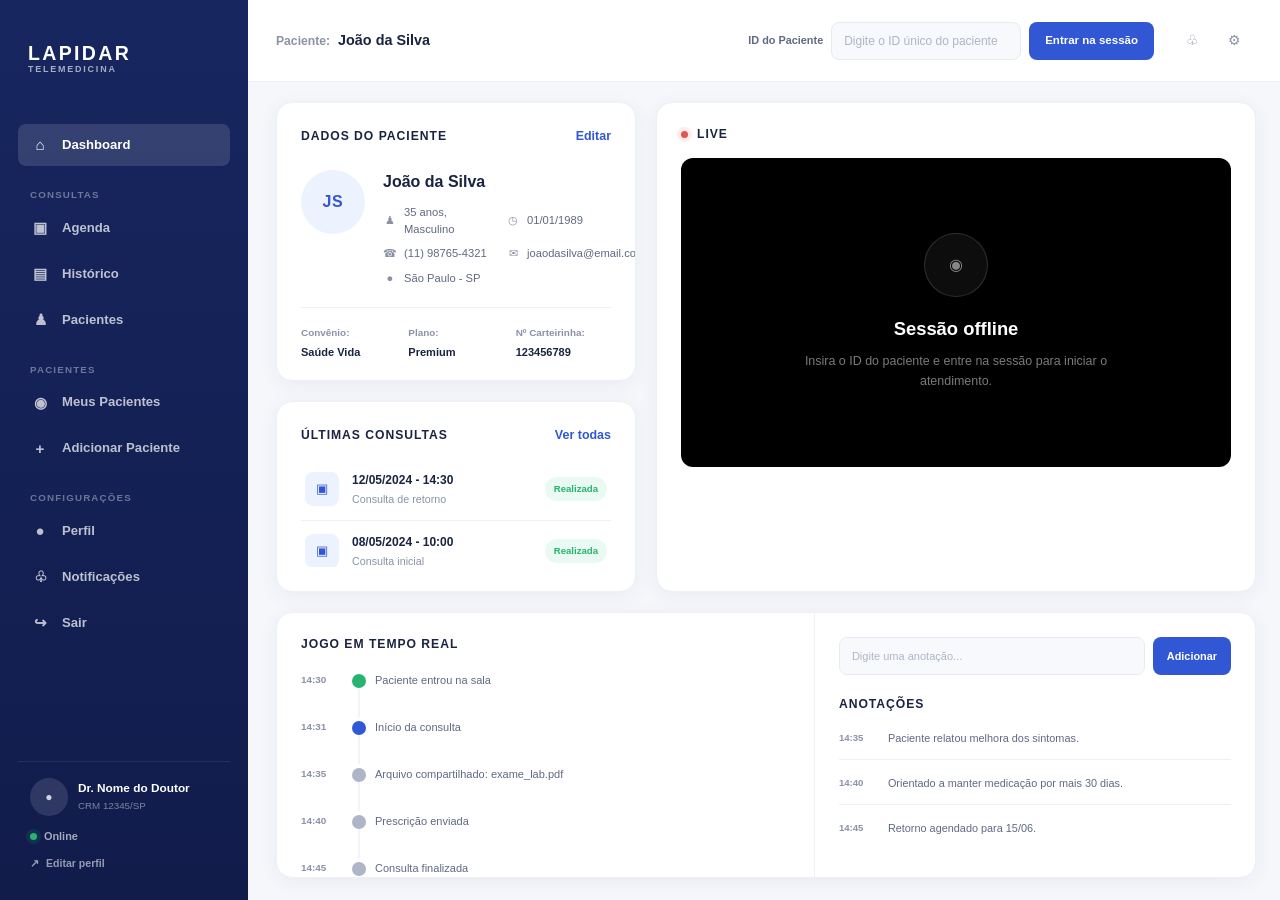
<file: lapidar/index.html>
<!DOCTYPE html>
<html lang="pt-BR">
<head>
    <meta charset="UTF-8">
    <meta name="viewport" content="width=device-width, initial-scale=1.0">

    <meta
        name="description"
        content="Lapidar Telemedicina, plataforma de atendimento e acompanhamento de consultas."
    >

    <title>Lapidar Telemedicina</title>

    <!--
        Folhas de estilo:
        reset.css: normalização dos estilos padrão do navegador
        variables.css: cores, espaçamentos, tipografia e variáveis globais
        global.css: estilos gerais
        layout.css: estrutura principal da aplicação
        arquivos específicos: estilos de cada seção
    -->
    <link rel="stylesheet" href="css/reset.css">
    <link rel="stylesheet" href="css/variables.css">
    <link rel="stylesheet" href="css/global.css">
    <link rel="stylesheet" href="css/layout.css">
    <link rel="stylesheet" href="css/sidebar.css">
    <link rel="stylesheet" href="css/header.css">
    <link rel="stylesheet" href="css/patient.css">
    <link rel="stylesheet" href="css/live.css">
    <link rel="stylesheet" href="css/consultations.css">
    <link rel="stylesheet" href="css/realtime.css">
    <link rel="stylesheet" href="css/profile.css">
</head>

<body>

    <div class="app">

        <!-- ==========================================================
             SIDEBAR
        =========================================================== -->
        <aside class="sidebar" id="sidebar">

            <div class="sidebar__content">

                <!-- Logo e identificação da plataforma -->
                <div class="sidebar__brand">

                    <!--
                        TODO: substituir "LAPIDAR" pelo nome definitivo da empresa.
                        O espaço da logo também poderá ser utilizado futuramente.
                    -->
                    <a
                        href="#"
                        class="brand"
                        aria-label="Lapidar Telemedicina"
                    >
                        <span class="brand__name">LAPIDAR</span>
                        <span class="brand__subtitle">TELEMEDICINA</span>
                    </a>

                </div>


                <!-- Navegação principal -->
                <nav
                    class="sidebar__navigation"
                    aria-label="Navegação principal"
                >

                    <!-- Dashboard -->
                    <div class="navigation__group">

                        <a
                            href="#"
                            class="navigation__item navigation__item--active"
                            aria-current="page"
                        >
                            <span
                                class="navigation__icon"
                                aria-hidden="true"
                            >
                                ⌂
                            </span>

                            <span class="navigation__label">
                                Dashboard
                            </span>
                        </a>

                    </div>


                    <!-- Consultas -->
                    <div class="navigation__group">

                        <span class="navigation__title">
                            CONSULTAS
                        </span>

                        <a href="#" class="navigation__item">

                            <span
                                class="navigation__icon"
                                aria-hidden="true"
                            >
                                ▣
                            </span>

                            <span class="navigation__label">
                                Agenda
                            </span>

                        </a>

                        <a href="#" class="navigation__item">

                            <span
                                class="navigation__icon"
                                aria-hidden="true"
                            >
                                ▤
                            </span>

                            <span class="navigation__label">
                                Histórico
                            </span>

                        </a>

                        <a href="#" class="navigation__item">

                            <span
                                class="navigation__icon"
                                aria-hidden="true"
                            >
                                ♟
                            </span>

                            <span class="navigation__label">
                                Pacientes
                            </span>

                        </a>

                    </div>


                    <!-- Pacientes -->
                    <div class="navigation__group">

                        <span class="navigation__title">
                            PACIENTES
                        </span>

                        <a href="#" class="navigation__item">

                            <span
                                class="navigation__icon"
                                aria-hidden="true"
                            >
                                ◉
                            </span>

                            <span class="navigation__label">
                                Meus Pacientes
                            </span>

                        </a>

                        <a href="#" class="navigation__item">

                            <span
                                class="navigation__icon"
                                aria-hidden="true"
                            >
                                +
                            </span>

                            <span class="navigation__label">
                                Adicionar Paciente
                            </span>

                        </a>

                    </div>


                    <!-- Configurações -->
                    <div class="navigation__group">

                        <span class="navigation__title">
                            CONFIGURAÇÕES
                        </span>

                        <a href="#" class="navigation__item">

                            <span
                                class="navigation__icon"
                                aria-hidden="true"
                            >
                                ●
                            </span>

                            <span class="navigation__label">
                                Perfil
                            </span>

                        </a>

                        <a href="#" class="navigation__item">

                            <span
                                class="navigation__icon"
                                aria-hidden="true"
                            >
                                ♧
                            </span>

                            <span class="navigation__label">
                                Notificações
                            </span>

                        </a>

                        <a href="#" class="navigation__item">

                            <span
                                class="navigation__icon"
                                aria-hidden="true"
                            >
                                ↪
                            </span>

                            <span class="navigation__label">
                                Sair
                            </span>

                        </a>

                    </div>

                </nav>


                <!-- Perfil do médico -->
                <section
                    class="doctor-profile"
                    aria-label="Perfil do médico"
                >

                    <div class="doctor-profile__main">

                        <!--
                            Avatar propositalmente sem imagem.
                            Futuramente poderá ser substituído por uma foto
                            ou imagem de perfil.
                        -->
                        <div
                            class="doctor-profile__avatar"
                            aria-label="Ícone do perfil do médico"
                        >
                            <span aria-hidden="true">
                                ●
                            </span>
                        </div>

                        <div class="doctor-profile__information">

                            <strong class="doctor-profile__name">
                                Dr. Nome do Doutor
                            </strong>

                            <span class="doctor-profile__crm">
                                CRM 12345/SP
                            </span>

                        </div>

                    </div>


                    <div class="doctor-profile__status">

                        <span
                            class="status-indicator status-indicator--online"
                            aria-hidden="true"
                        ></span>

                        <span>
                            Online
                        </span>

                    </div>


                    <button
                        type="button"
                        class="doctor-profile__edit"
                        aria-label="Editar perfil"
                    >

                        <span aria-hidden="true">
                            ↗
                        </span>

                        <span>
                            Editar perfil
                        </span>

                    </button>

                </section>

            </div>

        </aside>


        <!-- ==========================================================
             CONTEÚDO PRINCIPAL
        =========================================================== -->
        <main class="main">

            <!-- ======================================================
                 HEADER
            ======================================================= -->
            <header class="header">

                <!-- Paciente atual -->
                <div class="header__patient">

                    <span class="header__patient-label">
                        Paciente:
                    </span>

                    <strong
                        class="header__patient-name"
                        id="current-patient-name"
                    >
                        João da Silva
                    </strong>

                </div>


                <!-- Entrada da sessão por ID -->
                <form
                    class="session-form"
                    id="session-form"
                >

                    <label
                        for="patient-id"
                        class="session-form__label"
                    >
                        ID do Paciente
                    </label>

                    <input
                        type="text"
                        id="patient-id"
                        name="patient-id"
                        class="session-form__input"
                        placeholder="Digite o ID único do paciente"
                        inputmode="numeric"
                        autocomplete="off"
                    >

                    <button
                        type="submit"
                        class="session-form__button"
                    >
                        Entrar na sessão
                    </button>

                </form>


                <!-- Ações do header -->
                <div class="header__actions">

                    <button
                        type="button"
                        class="header__action"
                        aria-label="Notificações"
                    >
                        <span aria-hidden="true">
                            ♧
                        </span>
                    </button>

                    <button
                        type="button"
                        class="header__action"
                        aria-label="Configurações"
                    >
                        <span aria-hidden="true">
                            ⚙
                        </span>
                    </button>

                </div>

            </header>


            <!-- ======================================================
                 ÁREA DE CONTEÚDO
            ======================================================= -->
            <div class="dashboard">

                <!-- ==================================================
                     LINHA SUPERIOR
                =================================================== -->
                <div class="dashboard__top">

                    <!-- ==================================================
                         DADOS DO PACIENTE
                    =================================================== -->
                    <section
                        class="card patient-card"
                        aria-labelledby="patient-data-title"
                    >

                        <div class="card__header">

                            <h2
                                class="card__title"
                                id="patient-data-title"
                            >
                                DADOS DO PACIENTE
                            </h2>

                            <button
                                type="button"
                                class="card__action"
                            >
                                Editar
                            </button>

                        </div>


                        <div class="patient-card__body">

                            <!-- Avatar do paciente -->
                            <div
                                class="patient-card__avatar"
                                aria-label="Ícone do paciente"
                            >
                                <span class="patient-card__initials">
                                    JS
                                </span>
                            </div>


                            <!-- Informações pessoais -->
                            <div class="patient-card__information">

                                <h3 class="patient-card__name">
                                    João da Silva
                                </h3>

                                <ul class="patient-card__details">

                                    <li class="patient-card__detail">

                                        <span
                                            class="patient-card__detail-icon"
                                            aria-hidden="true"
                                        >
                                            ♟
                                        </span>

                                        <span>
                                            35 anos, Masculino
                                        </span>

                                    </li>


                                    <li class="patient-card__detail">

                                        <span
                                            class="patient-card__detail-icon"
                                            aria-hidden="true"
                                        >
                                            ◷
                                        </span>

                                        <span>
                                            01/01/1989
                                        </span>

                                    </li>


                                    <li class="patient-card__detail">

                                        <span
                                            class="patient-card__detail-icon"
                                            aria-hidden="true"
                                        >
                                            ☎
                                        </span>

                                        <span>
                                            (11) 98765-4321
                                        </span>

                                    </li>


                                    <li class="patient-card__detail">

                                        <span
                                            class="patient-card__detail-icon"
                                            aria-hidden="true"
                                        >
                                            ✉
                                        </span>

                                        <span>
                                            joaodasilva@email.com
                                        </span>

                                    </li>


                                    <li class="patient-card__detail">

                                        <span
                                            class="patient-card__detail-icon"
                                            aria-hidden="true"
                                        >
                                            ●
                                        </span>

                                        <span>
                                            São Paulo - SP
                                        </span>

                                    </li>

                                </ul>

                            </div>

                        </div>


                        <!-- Informações do convênio -->
                        <div class="patient-card__insurance">

                            <div class="patient-card__insurance-item">

                                <span class="patient-card__insurance-label">
                                    Convênio:
                                </span>

                                <strong class="patient-card__insurance-value">
                                    Saúde Vida
                                </strong>

                            </div>


                            <div class="patient-card__insurance-item">

                                <span class="patient-card__insurance-label">
                                    Plano:
                                </span>

                                <strong class="patient-card__insurance-value">
                                    Premium
                                </strong>

                            </div>


                            <div class="patient-card__insurance-item">

                                <span class="patient-card__insurance-label">
                                    Nº Carteirinha:
                                </span>

                                <strong class="patient-card__insurance-value">
                                    123456789
                                </strong>

                            </div>

                        </div>

                    </section>


                    <!-- ==================================================
                         ÁREA LIVE
                    =================================================== -->
                    <section
                        class="card live-card"
                        aria-labelledby="live-title"
                    >

                        <div class="card__header">

                            <div class="live-card__title-wrapper">

                                <span
                                    class="live-status"
                                    aria-hidden="true"
                                ></span>

                                <h2
                                    class="card__title"
                                    id="live-title"
                                >
                                    LIVE
                                </h2>

                            </div>

                        </div>


                        <!--
                            Área reservada para a futura transmissão.
                            Não existe vídeo ou imagem neste momento.
                        -->
                        <div
                            class="live-card__screen"
                            id="live-screen"
                            aria-label="Área de transmissão da consulta"
                        >

                            <div class="live-card__offline">

                                <div
                                    class="live-card__offline-icon"
                                    aria-hidden="true"
                                >
                                    ◉
                                </div>

                                <h3 class="live-card__offline-title">
                                    Sessão offline
                                </h3>

                                <p class="live-card__offline-description">
                                    Insira o ID do paciente e entre na sessão
                                    para iniciar o atendimento.
                                </p>

                            </div>

                        </div>

                    </section>

                </div>


                <!-- ==================================================
                     ÚLTIMAS CONSULTAS
                =================================================== -->
                <section
                    class="card consultations-card"
                    aria-labelledby="consultations-title"
                >

                    <div class="card__header">

                        <h2
                            class="card__title"
                            id="consultations-title"
                        >
                            ÚLTIMAS CONSULTAS
                        </h2>

                        <button
                            type="button"
                            class="card__action"
                        >
                            Ver todas
                        </button>

                    </div>


                    <div class="consultations-list">

                        <!-- Consulta 1 -->
                        <article class="consultation-item">

                            <div
                                class="consultation-item__icon"
                                aria-hidden="true"
                            >
                                ▣
                            </div>

                            <div class="consultation-item__content">

                                <strong class="consultation-item__date">
                                    12/05/2024 - 14:30
                                </strong>

                                <span class="consultation-item__type">
                                    Consulta de retorno
                                </span>

                            </div>

                            <span class="consultation-item__status">
                                Realizada
                            </span>

                        </article>


                        <!-- Consulta 2 -->
                        <article class="consultation-item">

                            <div
                                class="consultation-item__icon"
                                aria-hidden="true"
                            >
                                ▣
                            </div>

                            <div class="consultation-item__content">

                                <strong class="consultation-item__date">
                                    08/05/2024 - 10:00
                                </strong>

                                <span class="consultation-item__type">
                                    Consulta inicial
                                </span>

                            </div>

                            <span class="consultation-item__status">
                                Realizada
                            </span>

                        </article>


                        <!-- Consulta 3 -->
                        <article class="consultation-item">

                            <div
                                class="consultation-item__icon"
                                aria-hidden="true"
                            >
                                ▣
                            </div>

                            <div class="consultation-item__content">

                                <strong class="consultation-item__date">
                                    01/05/2024 - 16:45
                                </strong>

                                <span class="consultation-item__type">
                                    Consulta de retorno
                                </span>

                            </div>

                            <span class="consultation-item__status">
                                Realizada
                            </span>

                        </article>

                    </div>

                </section>


                <!-- ==================================================
                     JOGO EM TEMPO REAL E ANOTAÇÕES
                =================================================== -->
                <section class="card consultation-monitor">

                    <!-- ==================================================
                         JOGO EM TEMPO REAL
                    =================================================== -->
                    <div
                        class="realtime-panel"
                        aria-labelledby="realtime-title"
                    >

                        <div class="realtime-panel__header">

                            <h2
                                class="card__title"
                                id="realtime-title"
                            >
                                JOGO EM TEMPO REAL
                            </h2>

                        </div>


                        <div class="realtime-timeline">

                            <!-- Evento 1 -->
                            <div class="timeline-item">

                                <time
                                    class="timeline-item__time"
                                    datetime="14:30"
                                >
                                    14:30
                                </time>

                                <span
                                    class="timeline-item__marker timeline-item__marker--success"
                                    aria-hidden="true"
                                ></span>

                                <div class="timeline-item__content">

                                    <span>
                                        Paciente entrou na sala
                                    </span>

                                </div>

                            </div>


                            <!-- Evento 2 -->
                            <div class="timeline-item">

                                <time
                                    class="timeline-item__time"
                                    datetime="14:31"
                                >
                                    14:31
                                </time>

                                <span
                                    class="timeline-item__marker timeline-item__marker--primary"
                                    aria-hidden="true"
                                ></span>

                                <div class="timeline-item__content">

                                    <span>
                                        Início da consulta
                                    </span>

                                </div>

                            </div>


                            <!-- Evento 3 -->
                            <div class="timeline-item">

                                <time
                                    class="timeline-item__time"
                                    datetime="14:35"
                                >
                                    14:35
                                </time>

                                <span
                                    class="timeline-item__icon"
                                    aria-hidden="true"
                                >
                                    ↗
                                </span>

                                <div class="timeline-item__content">

                                    <span>
                                        Arquivo compartilhado:
                                        <strong>
                                            exame_lab.pdf
                                        </strong>
                                    </span>

                                    <button
                                        type="button"
                                        class="timeline-item__download"
                                        aria-label="Baixar exame_lab.pdf"
                                    >
                                        ↓
                                    </button>

                                </div>

                            </div>


                            <!-- Evento 4 -->
                            <div class="timeline-item">

                                <time
                                    class="timeline-item__time"
                                    datetime="14:40"
                                >
                                    14:40
                                </time>

                                <span
                                    class="timeline-item__icon"
                                    aria-hidden="true"
                                >
                                    ◇
                                </span>

                                <div class="timeline-item__content">

                                    <span>
                                        Prescrição enviada
                                    </span>

                                </div>

                            </div>


                            <!-- Evento 5 -->
                            <div class="timeline-item">

                                <time
                                    class="timeline-item__time"
                                    datetime="14:45"
                                >
                                    14:45
                                </time>

                                <span
                                    class="timeline-item__icon"
                                    aria-hidden="true"
                                >
                                    ⚑
                                </span>

                                <div class="timeline-item__content">

                                    <span>
                                        Consulta finalizada
                                    </span>

                                </div>

                            </div>

                        </div>

                    </div>


                    <!-- ==================================================
                         ANOTAÇÕES
                    =================================================== -->
                    <div
                        class="notes-panel"
                        aria-labelledby="notes-title"
                    >

                        <div class="notes-panel__form">

                            <label
                                for="note-input"
                                class="sr-only"
                            >
                                Nova anotação
                            </label>

                            <input
                                type="text"
                                id="note-input"
                                name="note"
                                class="notes-panel__input"
                                placeholder="Digite uma anotação..."
                                autocomplete="off"
                            >

                            <button
                                type="button"
                                class="notes-panel__button"
                            >
                                Adicionar
                            </button>

                        </div>


                        <div class="notes-panel__content">

                            <h2
                                class="card__title"
                                id="notes-title"
                            >
                                ANOTAÇÕES
                            </h2>


                            <div class="notes-list">

                                <!-- Anotação 1 -->
                                <article class="note-item">

                                    <time
                                        class="note-item__time"
                                        datetime="14:35"
                                    >
                                        14:35
                                    </time>

                                    <p class="note-item__text">
                                        Paciente relatou melhora dos sintomas.
                                    </p>

                                </article>


                                <!-- Anotação 2 -->
                                <article class="note-item">

                                    <time
                                        class="note-item__time"
                                        datetime="14:40"
                                    >
                                        14:40
                                    </time>

                                    <p class="note-item__text">
                                        Orientado a manter medicação por mais
                                        30 dias.
                                    </p>

                                </article>


                                <!-- Anotação 3 -->
                                <article class="note-item">

                                    <time
                                        class="note-item__time"
                                        datetime="14:45"
                                    >
                                        14:45
                                    </time>

                                    <p class="note-item__text">
                                        Retorno agendado para 15/06.
                                    </p>

                                </article>

                            </div>

                        </div>

                    </div>

                </section>

            </div>

        </main>

    </div>


    <!--
        JavaScript principal.

        Os demais módulos poderão ser importados pelo main.js,
        mantendo a lógica organizada em arquivos separados.
    -->
    <script
        type="module"
        src="js/main.js"
    ></script>

</body>
</html>
</file>
<file: lapidar/css/variables.css>
/* ==========================================================
   VARIÁVEIS
========================================================== */

:root {
    /* Cores principais */
    --color-primary: #3157d5;
    --color-primary-dark: #2445b2;
    --color-primary-light: #edf2ff;

    --color-secondary: #6979d8;

    /* Cores de estado */
    --color-success: #27b46e;
    --color-success-light: #eaf9f1;

    --color-danger: #e55353;
    --color-warning: #f3a847;

    /* Fundo */
    --color-background: #f5f7fb;
    --color-surface: #ffffff;
    --color-surface-soft: #f8f9fc;

    /* Sidebar */
    --color-sidebar: #17265f;
    --color-sidebar-dark: #111c4b;
    --color-sidebar-hover: rgba(255, 255, 255, 0.08);
    --color-sidebar-active: rgba(255, 255, 255, 0.13);

    /* Tipografia */
    --color-text: #1a2440;
    --color-text-secondary: #5f6982;
    --color-text-muted: #8a92a6;
    --color-text-light: #aeb5c7;

    /* Bordas */
    --color-border: #e7eaf2;
    --color-border-light: #eef0f5;

    /* Sombras */
    --shadow-card: 0 4px 20px rgba(29, 47, 93, 0.06);
    --shadow-hover: 0 8px 28px rgba(29, 47, 93, 0.1);

    /* Border radius */
    --radius-xs: 6px;
    --radius-sm: 8px;
    --radius-md: 12px;
    --radius-lg: 16px;
    --radius-xl: 20px;

    /* Espaçamentos */
    --space-1: 4px;
    --space-2: 8px;
    --space-3: 12px;
    --space-4: 16px;
    --space-5: 20px;
    --space-6: 24px;
    --space-7: 28px;
    --space-8: 32px;

    /* Layout */
    --sidebar-width: 248px;
    --header-height: 82px;

    /* Transições */
    --transition-fast: 150ms ease;
    --transition-normal: 220ms ease;
}
</file>
<file: lapidar/css/global.css>
/* ==========================================================
   GLOBAL
========================================================== */

html,
body {
    width: 100%;
    height: 100%;
    overflow: hidden;
}

body {
    background-color: var(--color-background);
    color: var(--color-text);
    font-family:
        Inter,
        -apple-system,
        BlinkMacSystemFont,
        "Segoe UI",
        Roboto,
        Helvetica,
        Arial,
        sans-serif;
    line-height: 1.5;
    -webkit-font-smoothing: antialiased;
}

body,
button,
input {
    color: var(--color-text);
}

button {
    background: none;
}

button:focus-visible,
a:focus-visible,
input:focus-visible {
    outline: 3px solid rgba(49, 87, 213, 0.2);
    outline-offset: 2px;
}

input::placeholder {
    color: var(--color-text-light);
}

.sr-only {
    position: absolute;
    width: 1px;
    height: 1px;
    padding: 0;
    margin: -1px;
    overflow: hidden;
    clip: rect(0, 0, 0, 0);
    white-space: nowrap;
    border: 0;
}

.card {
    background-color: var(--color-surface);
    border: 1px solid var(--color-border-light);
    border-radius: var(--radius-lg);
    box-shadow: var(--shadow-card);
}

.card__header {
    display: flex;
    align-items: center;
    justify-content: space-between;
    gap: var(--space-4);
    margin-bottom: var(--space-6);
}

.card__title {
    color: var(--color-text);
    font-size: 0.76rem;
    font-weight: 800;
    letter-spacing: 0.08em;
    line-height: 1.2;
    text-transform: uppercase;
}

.card__action {
    color: var(--color-primary);
    font-size: 0.78rem;
    font-weight: 700;
    transition: color var(--transition-fast);
}

.card__action:hover {
    color: var(--color-primary-dark);
}
</file>
<file: lapidar/css/layout.css>
/* ==========================================================
   LAYOUT
========================================================== */

.app {
    display: flex;
    width: 100%;
    height: 100vh;
    min-height: 100vh;
    overflow: hidden;
}

.sidebar {
    position: fixed;
    top: 0;
    left: 0;
    z-index: 20;
    display: flex;
    width: var(--sidebar-width);
    height: 100vh;
    min-height: 100vh;
    background:
        linear-gradient(
            180deg,
            var(--color-sidebar) 0%,
            var(--color-sidebar-dark) 100%
        );
    color: #ffffff;
}

.sidebar__content {
    display: flex;
    flex-direction: column;
    width: 100%;
    height: 100vh;
    min-height: 0;
    padding: 30px 18px 18px;
}

.main {
    display: flex;
    flex: 1;
    flex-direction: column;
    width: calc(100% - var(--sidebar-width));
    min-width: 0;
    height: 100vh;
    min-height: 0;
    margin-left: var(--sidebar-width);
    overflow: hidden;
}

.dashboard {
    display: grid;
    grid-template-columns:
        minmax(360px, 0.92fr)
        minmax(600px, 1.75fr);
    grid-template-rows:
        minmax(0, 1.05fr)
        minmax(0, 0.72fr)
        minmax(0, 1fr);
    grid-template-areas:
        "patient live"
        "consultations live"
        "monitor monitor";
    gap: 20px;
    height: calc(100vh - var(--header-height));
    min-height: 0;
    padding: 20px 28px 22px;
    overflow: hidden;
}

.dashboard__top {
    display: contents;
}

.dashboard__top > * {
    min-height: 0;
}

.patient-card {
    grid-area: patient;
    min-width: 0;
    min-height: 0;
    overflow: hidden;
}

.live-card {
    grid-area: live;
    min-width: 0;
    min-height: 0;
    overflow: hidden;
}

.consultations-card {
    display: flex;
    grid-area: consultations;
    min-width: 0;
    min-height: 0;
    flex-direction: column;
    overflow: hidden;
}

.consultations-card .consultations-list {
    flex: 1;
    min-height: 0;
    overflow: hidden;
}

.consultation-monitor {
    display: grid;
    grid-area: monitor;
    grid-template-columns:
        minmax(0, 1.1fr)
        minmax(350px, 0.9fr);
    gap: 0;
    min-width: 0;
    min-height: 0;
    overflow: hidden;
}

.consultation-monitor > * {
    min-width: 0;
    min-height: 0;
    overflow: hidden;
}

.realtime-panel,
.notes-panel {
    min-width: 0;
    min-height: 0;
    overflow: hidden;
}

/* ==========================================================
   DESKTOP
========================================================== */

@media (min-width: 1201px) {
    .dashboard {
        grid-template-rows:
            minmax(0, 1.05fr)
            minmax(0, 0.72fr)
            minmax(0, 1fr);
    }
}

/* ==========================================================
   TABLETS
========================================================== */

@media (max-width: 1200px) {
    .dashboard {
        display: grid;
        grid-template-columns: 1fr;
        grid-template-rows: auto;
        grid-template-areas:
            "patient"
            "live"
            "consultations"
            "monitor";
        height: auto;
        min-height: calc(100vh - var(--header-height));
        overflow: visible;
    }

    .dashboard__top {
        display: contents;
    }

    .live-card__screen {
        min-height: 300px;
    }

    .main {
        height: auto;
        min-height: 100vh;
        overflow: visible;
    }

    .app {
        min-height: 100vh;
        height: auto;
        overflow: visible;
    }
}

/* ==========================================================
   SMALL SCREENS
========================================================== */

@media (max-width: 900px) {
    :root {
        --sidebar-width: 76px;
    }

    .sidebar__content {
        padding: 24px 10px 16px;
    }

    .brand__name,
    .brand__subtitle,
    .navigation__title,
    .navigation__label,
    .doctor-profile__information,
    .doctor-profile__status,
    .doctor-profile__edit span:last-child {
        display: none;
    }

    .sidebar__brand {
        justify-content: center;
    }

    .brand {
        justify-content: center;
    }

    .navigation__item {
        justify-content: center;
    }

    .doctor-profile {
        align-items: center;
    }

    .main {
        margin-left: var(--sidebar-width);
    }
}

/* ==========================================================
   MOBILE
========================================================== */

@media (max-width: 680px) {
    html,
    body {
        overflow: auto;
    }

    :root {
        --sidebar-width: 0px;
    }

    .sidebar {
        display: none;
    }

    .main {
        width: 100%;
        margin-left: 0;
    }

    .dashboard {
        grid-template-columns: 1fr;
        grid-template-areas:
            "patient"
            "live"
            "consultations"
            "monitor";
        padding: 16px;
    }

    .consultation-monitor {
        grid-template-columns: 1fr;
    }
}
</file>
<file: lapidar/css/sidebar.css>
/* ==========================================================
   SIDEBAR
========================================================== */

.sidebar__brand {
    display: flex;
    align-items: center;
    min-height: 58px;
    margin-bottom: 36px;
    padding: 0 10px;
}

.brand {
    display: flex;
    flex-direction: column;
    gap: 2px;
}

.brand__name {
    color: #ffffff;
    font-size: 1.22rem;
    font-weight: 800;
    letter-spacing: 0.12em;
    line-height: 1;
}

.brand__subtitle {
    color: rgba(255, 255, 255, 0.62);
    font-size: 0.56rem;
    font-weight: 700;
    letter-spacing: 0.2em;
    line-height: 1;
}

.sidebar__navigation {
    display: flex;
    flex-direction: column;
    gap: 22px;
}

.navigation__group {
    display: flex;
    flex-direction: column;
    gap: 4px;
}

.navigation__title {
    padding: 0 12px;
    color: rgba(255, 255, 255, 0.38);
    font-size: 0.61rem;
    font-weight: 800;
    letter-spacing: 0.12em;
}

.navigation__item {
    display: flex;
    align-items: center;
    gap: 12px;
    min-height: 42px;
    padding: 0 12px;
    border-radius: var(--radius-sm);
    color: rgba(255, 255, 255, 0.72);
    font-size: 0.82rem;
    font-weight: 600;
    transition:
        background-color var(--transition-fast),
        color var(--transition-fast);
}

.navigation__item:hover {
    background-color: var(--color-sidebar-hover);
    color: #ffffff;
}

.navigation__item--active {
    background-color: var(--color-sidebar-active);
    color: #ffffff;
}

.navigation__icon {
    display: inline-flex;
    align-items: center;
    justify-content: center;
    width: 20px;
    min-width: 20px;
    color: currentColor;
    font-size: 0.95rem;
    line-height: 1;
}

.doctor-profile {
    display: flex;
    flex-direction: column;
    gap: 12px;
    margin-top: auto;
    padding: 16px 12px 10px;
    border-top: 1px solid rgba(255, 255, 255, 0.08);
}

.doctor-profile__main {
    display: flex;
    align-items: center;
    gap: 10px;
}

.doctor-profile__avatar {
    display: flex;
    align-items: center;
    justify-content: center;
    width: 38px;
    height: 38px;
    min-width: 38px;
    overflow: hidden;
    border-radius: 50%;
    background-color: rgba(255, 255, 255, 0.12);
    color: rgba(255, 255, 255, 0.78);
    font-size: 0.76rem;
}

.doctor-profile__information {
    display: flex;
    min-width: 0;
    flex-direction: column;
    gap: 1px;
}

.doctor-profile__name {
    overflow: hidden;
    color: #ffffff;
    font-size: 0.74rem;
    font-weight: 700;
    text-overflow: ellipsis;
    white-space: nowrap;
}

.doctor-profile__crm {
    color: rgba(255, 255, 255, 0.46);
    font-size: 0.61rem;
}

.doctor-profile__status {
    display: flex;
    align-items: center;
    gap: 7px;
    color: rgba(255, 255, 255, 0.62);
    font-size: 0.68rem;
    font-weight: 600;
}

.status-indicator {
    display: inline-block;
    width: 7px;
    height: 7px;
    border-radius: 50%;
}

.status-indicator--online {
    background-color: var(--color-success);
    box-shadow: 0 0 0 4px rgba(39, 180, 110, 0.12);
}

.doctor-profile__edit {
    display: flex;
    align-items: center;
    gap: 7px;
    color: rgba(255, 255, 255, 0.56);
    font-size: 0.66rem;
    font-weight: 600;
    transition: color var(--transition-fast);
}

.doctor-profile__edit:hover {
    color: #ffffff;
}
</file>
<file: lapidar/css/header.css>
/* ==========================================================
   HEADER
========================================================== */

.header {
    display: grid;
    grid-template-columns: minmax(160px, 1fr) auto auto;
    align-items: center;
    flex-shrink: 0;
    gap: 20px;
    width: 100%;
    min-height: var(--header-height);
    height: var(--header-height);
    padding: 0 28px;
    background-color: var(--color-surface);
    border-bottom: 1px solid var(--color-border-light);
}

.header__patient {
    display: flex;
    align-items: baseline;
    gap: 8px;
    min-width: 0;
}

.header__patient-label {
    color: var(--color-text-muted);
    font-size: 0.76rem;
    font-weight: 600;
}

.header__patient-name {
    overflow: hidden;
    color: var(--color-text);
    font-size: 0.9rem;
    font-weight: 700;
    text-overflow: ellipsis;
    white-space: nowrap;
}

.session-form {
    display: flex;
    align-items: center;
    gap: 8px;
}

.session-form__label {
    color: var(--color-text-secondary);
    font-size: 0.68rem;
    font-weight: 700;
    white-space: nowrap;
}

.session-form__input {
    width: 190px;
    height: 38px;
    padding: 0 12px;
    background-color: var(--color-surface-soft);
    border: 1px solid var(--color-border);
    border-radius: var(--radius-sm);
    color: var(--color-text);
    font-size: 0.75rem;
    transition:
        border-color var(--transition-fast),
        box-shadow var(--transition-fast);
}

.session-form__input:hover {
    border-color: #d4d9e6;
}

.session-form__input:focus {
    border-color: var(--color-primary);
    box-shadow: 0 0 0 3px rgba(49, 87, 213, 0.1);
    outline: none;
}

.session-form__button {
    display: inline-flex;
    align-items: center;
    justify-content: center;
    height: 38px;
    padding: 0 16px;
    background-color: var(--color-primary);
    border-radius: var(--radius-sm);
    color: #ffffff;
    font-size: 0.72rem;
    font-weight: 700;
    white-space: nowrap;
    transition:
        background-color var(--transition-fast),
        transform var(--transition-fast);
}

.session-form__button:hover {
    background-color: var(--color-primary-dark);
}

.session-form__button:active {
    transform: translateY(1px);
}

.header__actions {
    display: flex;
    align-items: center;
    gap: 6px;
}

.header__action {
    display: flex;
    align-items: center;
    justify-content: center;
    width: 36px;
    height: 36px;
    border-radius: 50%;
    color: var(--color-text-muted);
    font-size: 0.9rem;
    transition:
        background-color var(--transition-fast),
        color var(--transition-fast);
}

.header__action:hover {
    background-color: var(--color-primary-light);
    color: var(--color-primary);
}

@media (max-width: 1100px) {
    .header {
        grid-template-columns: 1fr auto;
        padding: 0 20px;
    }

    .header__patient {
        display: none;
    }

    .session-form {
        justify-self: end;
    }
}

@media (max-width: 680px) {
    .header {
        display: flex;
        min-height: auto;
        flex-wrap: wrap;
        gap: 12px;
        padding: 14px 16px;
    }

    .session-form {
        display: grid;
        width: 100%;
        grid-template-columns: 1fr auto;
    }

    .session-form__label {
        grid-column: 1 / -1;
    }

    .session-form__input {
        width: 100%;
    }

    .session-form__button {
        padding: 0 12px;
    }
}
</file>
<file: lapidar/css/patient.css>
/* ==========================================================
   PACIENTE
========================================================== */

.patient-card {
    min-width: 0;
    padding: 24px;
}

.patient-card__body {
    display: flex;
    gap: 18px;
    min-width: 0;
}

.patient-card__avatar {
    display: flex;
    align-items: center;
    justify-content: center;
    width: 64px;
    height: 64px;
    min-width: 64px;
    border-radius: 50%;
    background-color: var(--color-primary-light);
    color: var(--color-primary);
}

.patient-card__initials {
    font-size: 1rem;
    font-weight: 800;
    letter-spacing: 0.04em;
}

.patient-card__information {
    min-width: 0;
}

.patient-card__name {
    margin-bottom: 10px;
    color: var(--color-text);
    font-size: 1rem;
    font-weight: 750;
}

.patient-card__details {
    display: grid;
    grid-template-columns: repeat(2, minmax(0, 1fr));
    gap: 8px 18px;
}

.patient-card__detail {
    display: flex;
    align-items: center;
    gap: 7px;
    min-width: 0;
    color: var(--color-text-secondary);
    font-size: 0.7rem;
}

.patient-card__detail-icon {
    display: inline-flex;
    align-items: center;
    justify-content: center;
    width: 14px;
    min-width: 14px;
    color: var(--color-text-muted);
}

.patient-card__insurance {
    display: grid;
    grid-template-columns: repeat(3, 1fr);
    gap: 12px;
    margin-top: 20px;
    padding-top: 18px;
    border-top: 1px solid var(--color-border-light);
}

.patient-card__insurance-item {
    display: flex;
    flex-direction: column;
    gap: 3px;
    min-width: 0;
}

.patient-card__insurance-label {
    color: var(--color-text-muted);
    font-size: 0.62rem;
    font-weight: 600;
}

.patient-card__insurance-value {
    overflow: hidden;
    color: var(--color-text);
    font-size: 0.69rem;
    font-weight: 700;
    text-overflow: ellipsis;
    white-space: nowrap;
}

@media (max-width: 620px) {
    .patient-card__body {
        flex-direction: column;
        align-items: flex-start;
    }

    .patient-card__details {
        grid-template-columns: 1fr;
    }

    .patient-card__insurance {
        grid-template-columns: 1fr;
    }
}
</file>
<file: lapidar/css/live.css>
/* ==========================================================
   LIVE
========================================================== */

.live-card {
    display: flex;
    min-width: 0;
    min-height: 0;
    flex-direction: column;
    padding: 24px;
    overflow: hidden;
}

.live-card .card__header {
    flex-shrink: 0;
    margin-bottom: 16px;
}

.live-card__title-wrapper {
    display: flex;
    align-items: center;
    gap: 9px;
}

.live-status {
    width: 7px;
    height: 7px;
    border-radius: 50%;
    background-color: var(--color-danger);
    box-shadow: 0 0 0 4px rgba(229, 83, 83, 0.1);
}

.live-card__screen {
    display: flex;
    width: 100%;
    max-width: 100%;
    aspect-ratio: 16 / 9;
    min-height: 0;
    flex: 0 1 auto;
    align-items: center;
    justify-content: center;
    overflow: hidden;
    background: #000000;
    border-radius: var(--radius-md);
    color: #ffffff;
}

.live-card__screen--connected {
    background: #000000;
}

.live-card__offline {
    display: flex;
    width: min(420px, 90%);
    flex-direction: column;
    align-items: center;
    justify-content: center;
    text-align: center;
}

.live-card__offline-icon {
    display: flex;
    align-items: center;
    justify-content: center;
    width: 64px;
    height: 64px;
    margin-bottom: 18px;
    border: 1px solid rgba(255, 255, 255, 0.14);
    border-radius: 50%;
    background-color: rgba(255, 255, 255, 0.05);
    color: rgba(255, 255, 255, 0.5);
    font-size: 1rem;
}

.live-card__offline-title {
    margin-bottom: 9px;
    color: #ffffff;
    font-size: 1.15rem;
    font-weight: 750;
}

.live-card__offline-description {
    max-width: 360px;
    color: rgba(255, 255, 255, 0.48);
    font-size: 0.78rem;
    line-height: 1.6;
}
</file>
<file: lapidar/css/consultations.css>
/* ==========================================================
   CONSULTAS
========================================================== */

.consultations-card {
    padding: 24px;
}

.consultations-card .card__header {
    margin-bottom: 14px;
}

.consultations-list {
    display: flex;
    flex-direction: column;
}

.consultation-item {
    display: grid;
    grid-template-columns: auto minmax(0, 1fr) auto;
    align-items: center;
    gap: 13px;
    min-height: 62px;
    padding: 10px 4px;
    border-bottom: 1px solid var(--color-border-light);
}

.consultation-item:last-child {
    border-bottom: 0;
}

.consultation-item__icon {
    display: flex;
    align-items: center;
    justify-content: center;
    width: 34px;
    height: 34px;
    border-radius: var(--radius-sm);
    background-color: var(--color-primary-light);
    color: var(--color-primary);
    font-size: 0.82rem;
}

.consultation-item__content {
    display: flex;
    min-width: 0;
    flex-direction: column;
    gap: 2px;
}

.consultation-item__date {
    color: var(--color-text);
    font-size: 0.75rem;
    font-weight: 700;
}

.consultation-item__type {
    color: var(--color-text-muted);
    font-size: 0.67rem;
}

.consultation-item__status {
    padding: 5px 9px;
    border-radius: 999px;
    background-color: var(--color-success-light);
    color: var(--color-success);
    font-size: 0.6rem;
    font-weight: 700;
}

@media (max-width: 560px) {
    .consultation-item {
        grid-template-columns: auto minmax(0, 1fr);
    }

    .consultation-item__status {
        grid-column: 2;
        justify-self: start;
    }
}
</file>
<file: lapidar/css/realtime.css>
/* ==========================================================
   TEMPO REAL E ANOTAÇÕES
========================================================== */

.realtime-panel {
    min-width: 0;
    padding: 24px;
    border-right: 1px solid var(--color-border-light);
}

.realtime-panel__header {
    margin-bottom: 20px;
}

.realtime-timeline {
    display: flex;
    flex-direction: column;
}

.timeline-item {
    display: grid;
    grid-template-columns: 44px 16px minmax(0, 1fr);
    align-items: start;
    gap: 7px;
    min-height: 47px;
}

.timeline-item__time {
    padding-top: 1px;
    color: var(--color-text-muted);
    font-size: 0.62rem;
    font-weight: 700;
}

.timeline-item__marker,
.timeline-item__icon {
    position: relative;
    z-index: 1;
    display: flex;
    align-items: center;
    justify-content: center;
    width: 14px;
    height: 14px;
    border-radius: 50%;
}

.timeline-item__marker {
    margin-top: 2px;
    background-color: var(--color-text-light);
    box-shadow: 0 0 0 4px var(--color-surface);
}

.timeline-item__marker::after {
    position: absolute;
    top: 14px;
    left: 50%;
    width: 1px;
    height: 35px;
    background-color: var(--color-border);
    content: "";
    transform: translateX(-50%);
}

.timeline-item:last-child .timeline-item__marker::after {
    display: none;
}

.timeline-item__marker--success {
    background-color: var(--color-success);
}

.timeline-item__marker--primary {
    background-color: var(--color-primary);
}

.timeline-item__icon {
    margin-top: 0;
    color: var(--color-primary);
    font-size: 0.64rem;
}

.timeline-item__content {
    display: flex;
    align-items: flex-start;
    justify-content: space-between;
    gap: 10px;
    min-width: 0;
    color: var(--color-text-secondary);
    font-size: 0.69rem;
    line-height: 1.45;
}

.timeline-item__content strong {
    color: var(--color-text);
    font-weight: 700;
}

.timeline-item__download {
    flex: 0 0 auto;
    color: var(--color-primary);
    font-size: 0.7rem;
    font-weight: 700;
}

.notes-panel {
    display: flex;
    min-width: 0;
    flex-direction: column;
    padding: 24px;
}

.notes-panel__form {
    display: flex;
    gap: 8px;
    margin-bottom: 22px;
}

.notes-panel__input {
    flex: 1;
    min-width: 0;
    height: 38px;
    padding: 0 12px;
    background-color: var(--color-surface-soft);
    border: 1px solid var(--color-border);
    border-radius: var(--radius-sm);
    color: var(--color-text);
    font-size: 0.69rem;
    transition:
        border-color var(--transition-fast),
        box-shadow var(--transition-fast);
}

.notes-panel__input:focus {
    border-color: var(--color-primary);
    box-shadow: 0 0 0 3px rgba(49, 87, 213, 0.1);
    outline: none;
}

.notes-panel__button {
    height: 38px;
    padding: 0 14px;
    background-color: var(--color-primary);
    border-radius: var(--radius-sm);
    color: #ffffff;
    font-size: 0.68rem;
    font-weight: 700;
    transition: background-color var(--transition-fast);
}

.notes-panel__button:hover {
    background-color: var(--color-primary-dark);
}

.notes-panel__content {
    min-width: 0;
}

.notes-list {
    display: flex;
    flex-direction: column;
    gap: 15px;
    margin-top: 18px;
}

.note-item {
    display: grid;
    grid-template-columns: 40px minmax(0, 1fr);
    gap: 9px;
    padding-bottom: 13px;
    border-bottom: 1px solid var(--color-border-light);
}

.note-item:last-child {
    padding-bottom: 0;
    border-bottom: 0;
}

.note-item__time {
    padding-top: 1px;
    color: var(--color-text-muted);
    font-size: 0.6rem;
    font-weight: 700;
}

.note-item__text {
    color: var(--color-text-secondary);
    font-size: 0.68rem;
    line-height: 1.5;
}

@media (max-width: 1200px) {
    .realtime-panel {
        border-right: 0;
        border-bottom: 1px solid var(--color-border-light);
    }
}
</file>
<file: lapidar/css/profile.css>
/* ==========================================================
   PERFIL
========================================================== */

.doctor-profile__edit:focus-visible {
    border-radius: var(--radius-xs);
}
</file>
